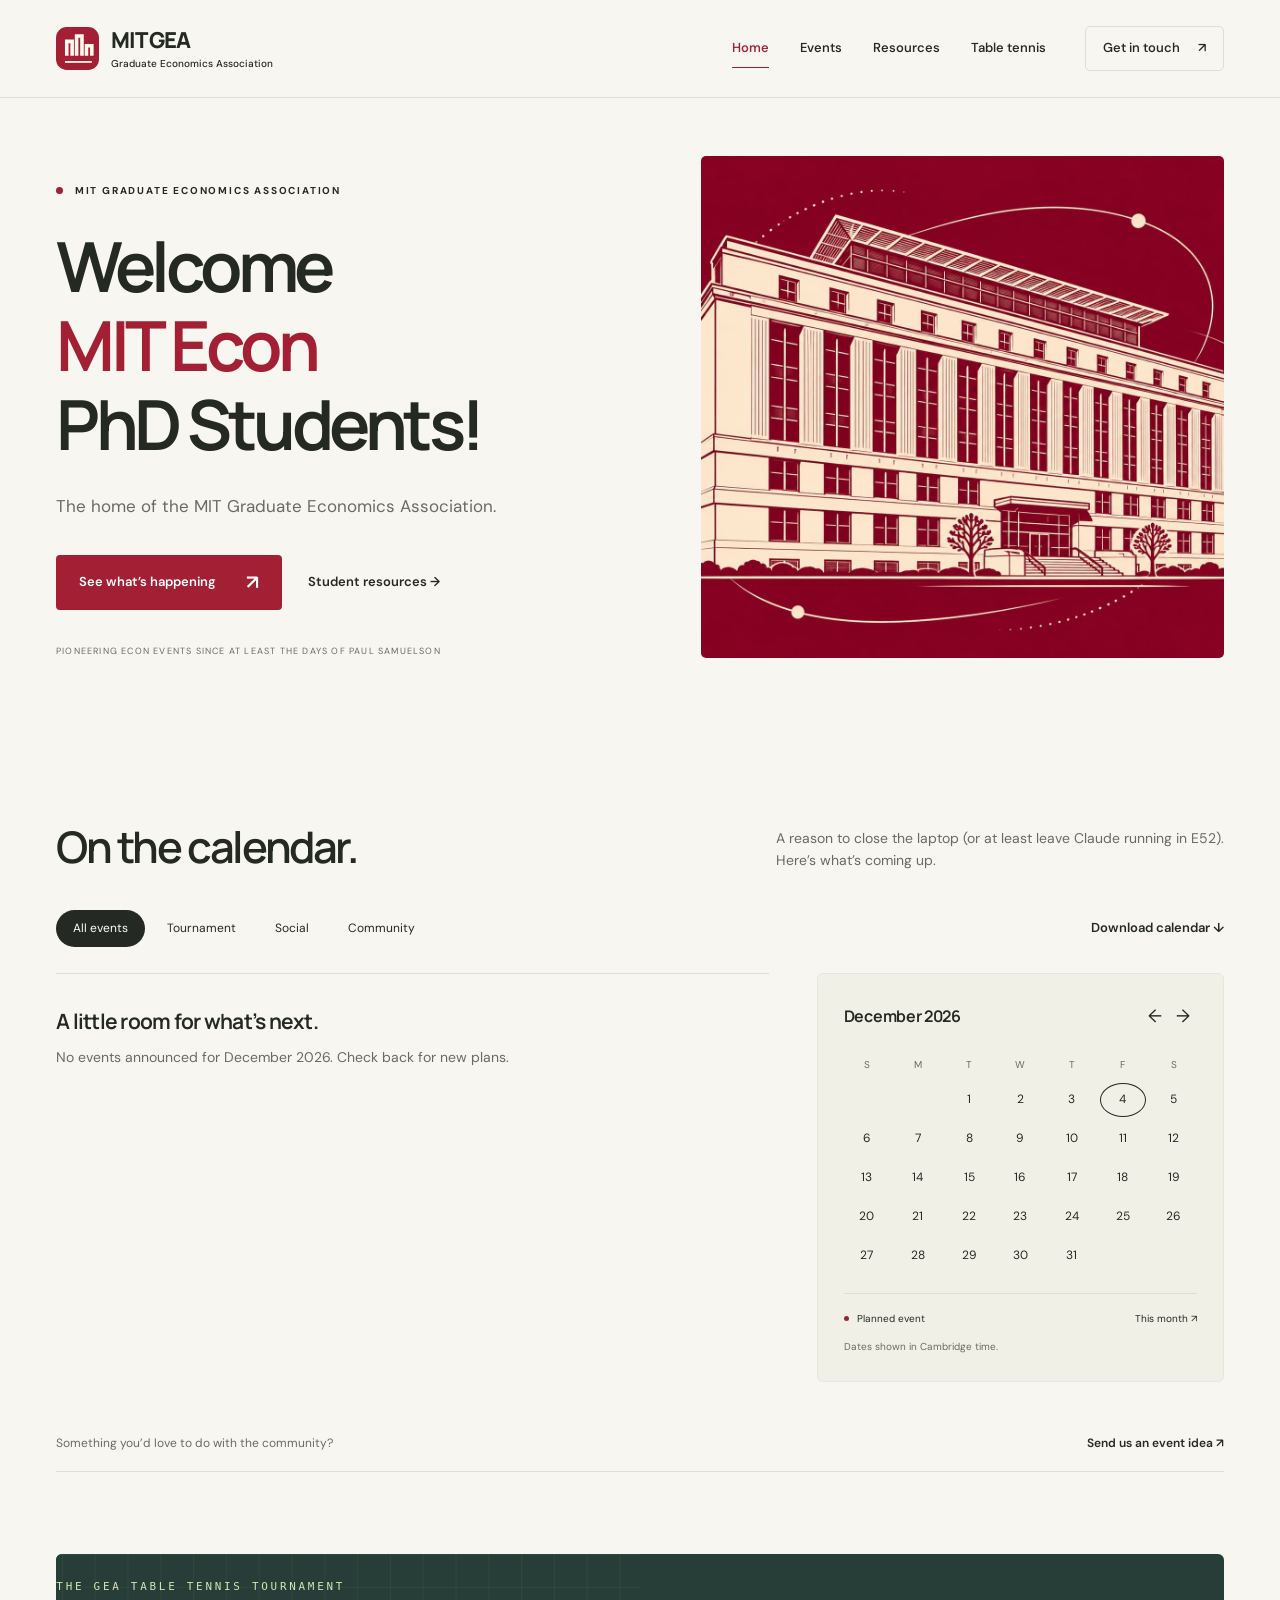
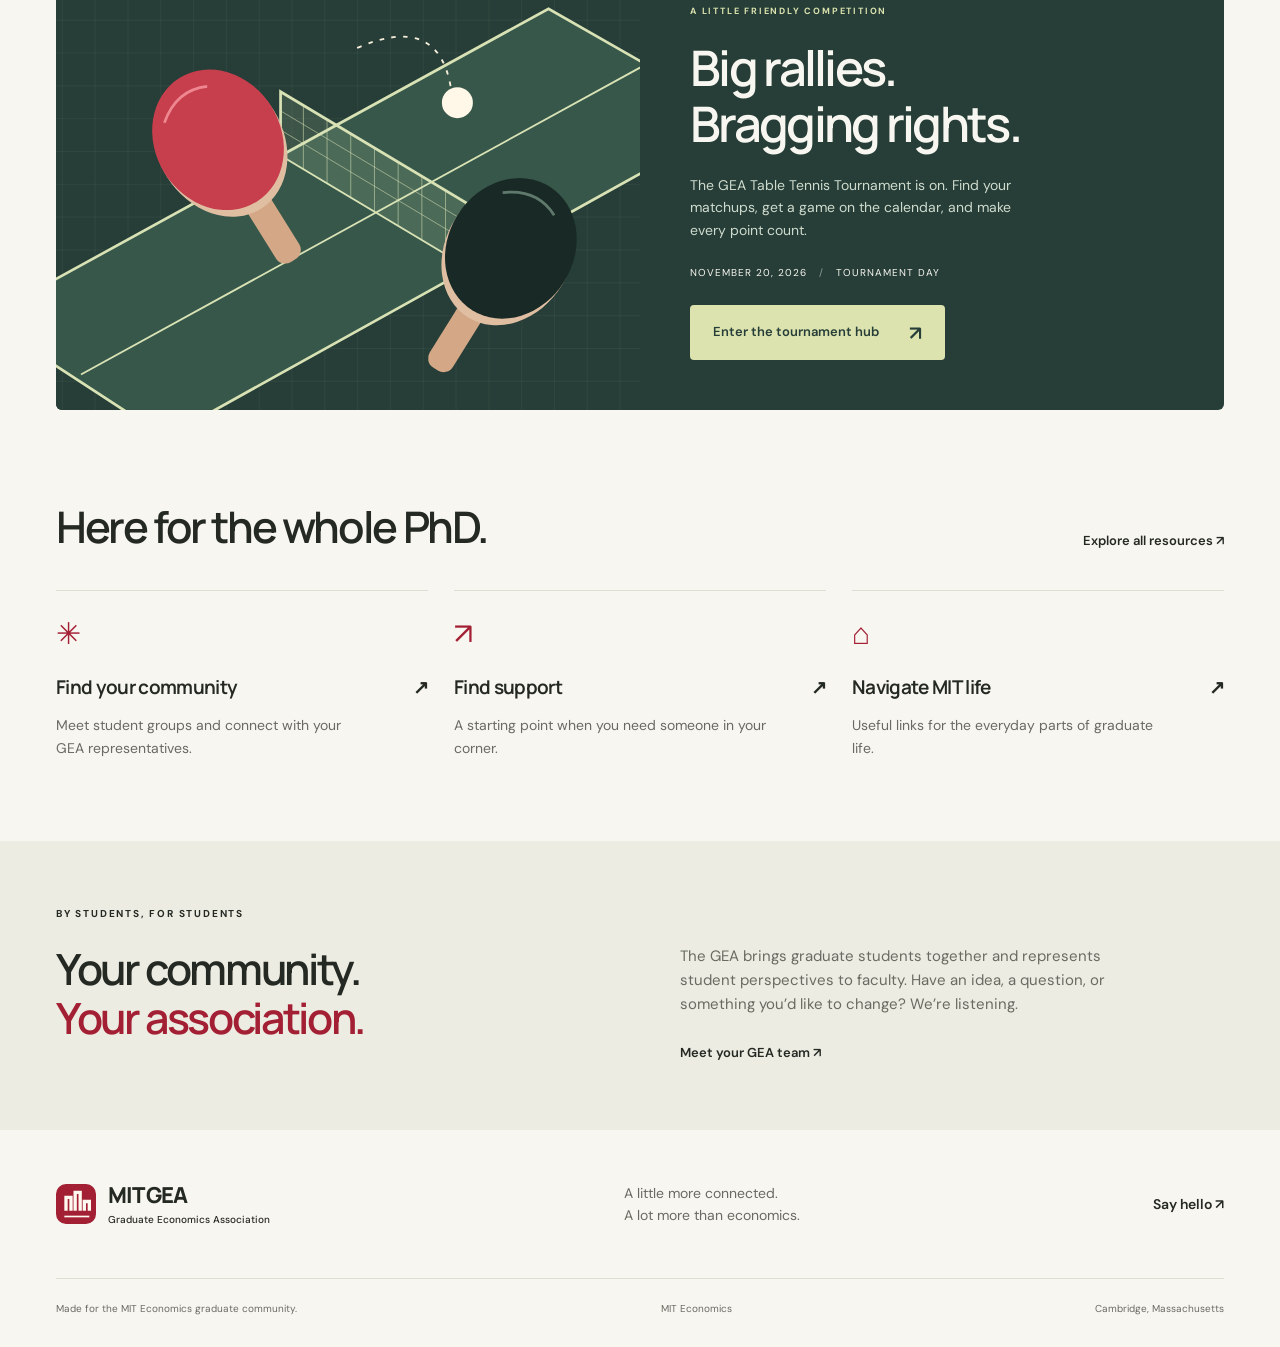
<file: index.html>
<!doctype html><html lang="en"><head><meta charset="utf-8"><meta name="viewport" content="width=device-width,initial-scale=1"><meta name="theme-color" content="#a31f34"><title>A community beyond the classroom | MIT GEA</title><meta name="description" content="Events, connections, and resources for the MIT Economics graduate community."><link rel="icon" href="assets/mark.svg" type="image/svg+xml"><link rel="stylesheet" href="assets/style.css"><script src="assets/app.js" defer></script></head><body><a class="skip" href="#main-content">Skip to content</a><header class="site-header"><a class="brand" href="index.html" aria-label="MIT GEA home"><img src="assets/mark.svg" width="43" height="43" alt=""><span>MIT GEA<small>Graduate Economics Association</small></span></a><button class="menu-toggle" aria-expanded="false" aria-controls="main-nav">Menu <span>＋</span></button><nav id="main-nav" aria-label="Main navigation"><a href="index.html" aria-current="page">Home</a><a href="index.html#events" >Events</a><a href="resources.html" >Resources</a><a href="table-tennis.html" >Table tennis</a><a class="nav-contact" href="mailto:gea-officers@mit.edu">Get in touch <span>↗</span></a></nav></header><main id="main-content"><section class="hero wrap"><div class="hero-copy"><p class="eyebrow"><span class="dot"></span> MIT GRADUATE ECONOMICS ASSOCIATION</p><h1>Welcome<br><em>MIT Econ</em><br>PhD Students!</h1><p class="lead">The home of the MIT Graduate Economics Association.</p><div class="actions"><a class="button" href="#events">See what’s happening <span>↗</span></a><a class="text-link" href="resources.html">Student resources →</a></div><div class="hero-foot"><span>PIONEERING ECON EVENTS SINCE AT LEAST THE DAYS OF PAUL SAMUELSON</span><span></span></div></div><div class="hero-art"><img src="assets/homepage_e52.jpeg" alt="Illustration of MIT’s E52 building in ivory on a red background"></div></section>
    <!-- <div class="ticker"><span>YOUR PEOPLE.</span><i>✳</i><span>YOUR PLANS.</span><i>✳</i><span>YOUR PLACE AT MIT.</span><i>✳</i><span>THE GEA.</span><i>✳</i></div> -->

<section class="wrap section" id="events"><div class="section-heading"><div><p class="eyebrow"></p><h2>On the calendar.</h2></div><p>A reason to close the laptop (or at least leave Claude running in E52).<br>Here’s what’s coming up.</p></div><div class="calendar-toolbar"><div class="filter-group" role="group" aria-label="Filter events"><button data-filter="all" aria-pressed="true">All events</button><button data-filter="tournament" aria-pressed="false">Tournament</button><button data-filter="social" aria-pressed="false">Social</button><button data-filter="community" aria-pressed="false">Community</button></div><button class="text-link" id="download-calendar">Download calendar ↓</button></div><div class="events-layout"><div id="event-list" aria-live="polite"><p>Loading events…</p></div><aside class="calendar-panel" aria-label="Event calendar"><div class="month-nav"><h3 id="calendar-month"></h3><div><button id="previous-month" aria-label="Previous month">←</button><button id="next-month" aria-label="Next month">→</button></div></div><div class="weekdays" aria-hidden="true"><span>S</span><span>M</span><span>T</span><span>W</span><span>T</span><span>F</span><span>S</span></div><div id="calendar-grid"></div><div class="calendar-key"><span class="dot"></span> Planned event <button id="reset-month">This month ↗</button></div><p class="calendar-note">Dates shown in Cambridge time.</p></aside></div><noscript><p>JavaScript is needed for the interactive calendar. <a href="table-tennis.html">View tournament dates and details →</a></p></noscript><div class="idea-row"><span>Something you’d love to do with the community?</span><a href="mailto:gea-officers@mit.edu?subject=GEA%20event%20idea">Send us an event idea ↗</a></div></section>
<section class="feature wrap"><div class="feature-image"><img src="assets/table-tennis.svg" alt="Red and black paddles facing off across an illustrated green table tennis table" loading="lazy"></div><div class="feature-copy"><p class="eyebrow">A LITTLE FRIENDLY COMPETITION</p><h2>Big rallies.<br>Bragging rights.</h2><p>The GEA Table Tennis Tournament is on. Find your matchups, get a game on the calendar, and make every point count.</p><div class="feature-date">NOVEMBER 20, 2026 <span> / </span> TOURNAMENT DAY</div><a class="button light" href="table-tennis.html">Enter the tournament hub <span>↗</span></a></div></section>
<section class="wrap section"><div class="section-heading"><div><h2>Here for the whole PhD.</h2></div><a class="text-link" href="resources.html">Explore all resources ↗</a></div><div class="resource-preview"><a href="resources.html#community"><span class="tile-icon">✳</span><h3>Find your community <span>↗</span></h3><p>Meet student groups and connect with your GEA representatives.</p></a><a href="resources.html#support"><span class="tile-icon">↗</span><h3>Find support <span>↗</span></h3><p>A starting point when you need someone in your corner.</p></a><a href="resources.html#life"><span class="tile-icon">⌂</span><h3>Navigate MIT life <span>↗</span></h3><p>Useful links for the everyday parts of graduate life.</p></a></div></section>
<section class="about-strip"><div class="wrap"><p class="eyebrow">BY STUDENTS, FOR STUDENTS</p><h2>Your community.<br><em>Your association.</em></h2><div><p>The GEA brings graduate students together and represents student perspectives to faculty. Have an idea, a question, or something you’d like to change? We’re listening.</p><a class="text-link" href="resources.html#team">Meet your GEA team ↗</a></div></div></section></main><footer><div class="footer-top"><a class="brand" href="index.html"><img src="assets/mark.svg" width="40" height="40" alt=""><span>MIT GEA<small>Graduate Economics Association</small></span></a><p>A little more connected.<br>A lot more than economics.</p><a href="mailto:gea-officers@mit.edu">Say hello ↗</a></div><div class="footer-bottom"><span>Made for the MIT Economics graduate community.</span><a href="https://economics.mit.edu/">MIT Economics</a><span>Cambridge, Massachusetts</span></div></footer></body></html>
</file>
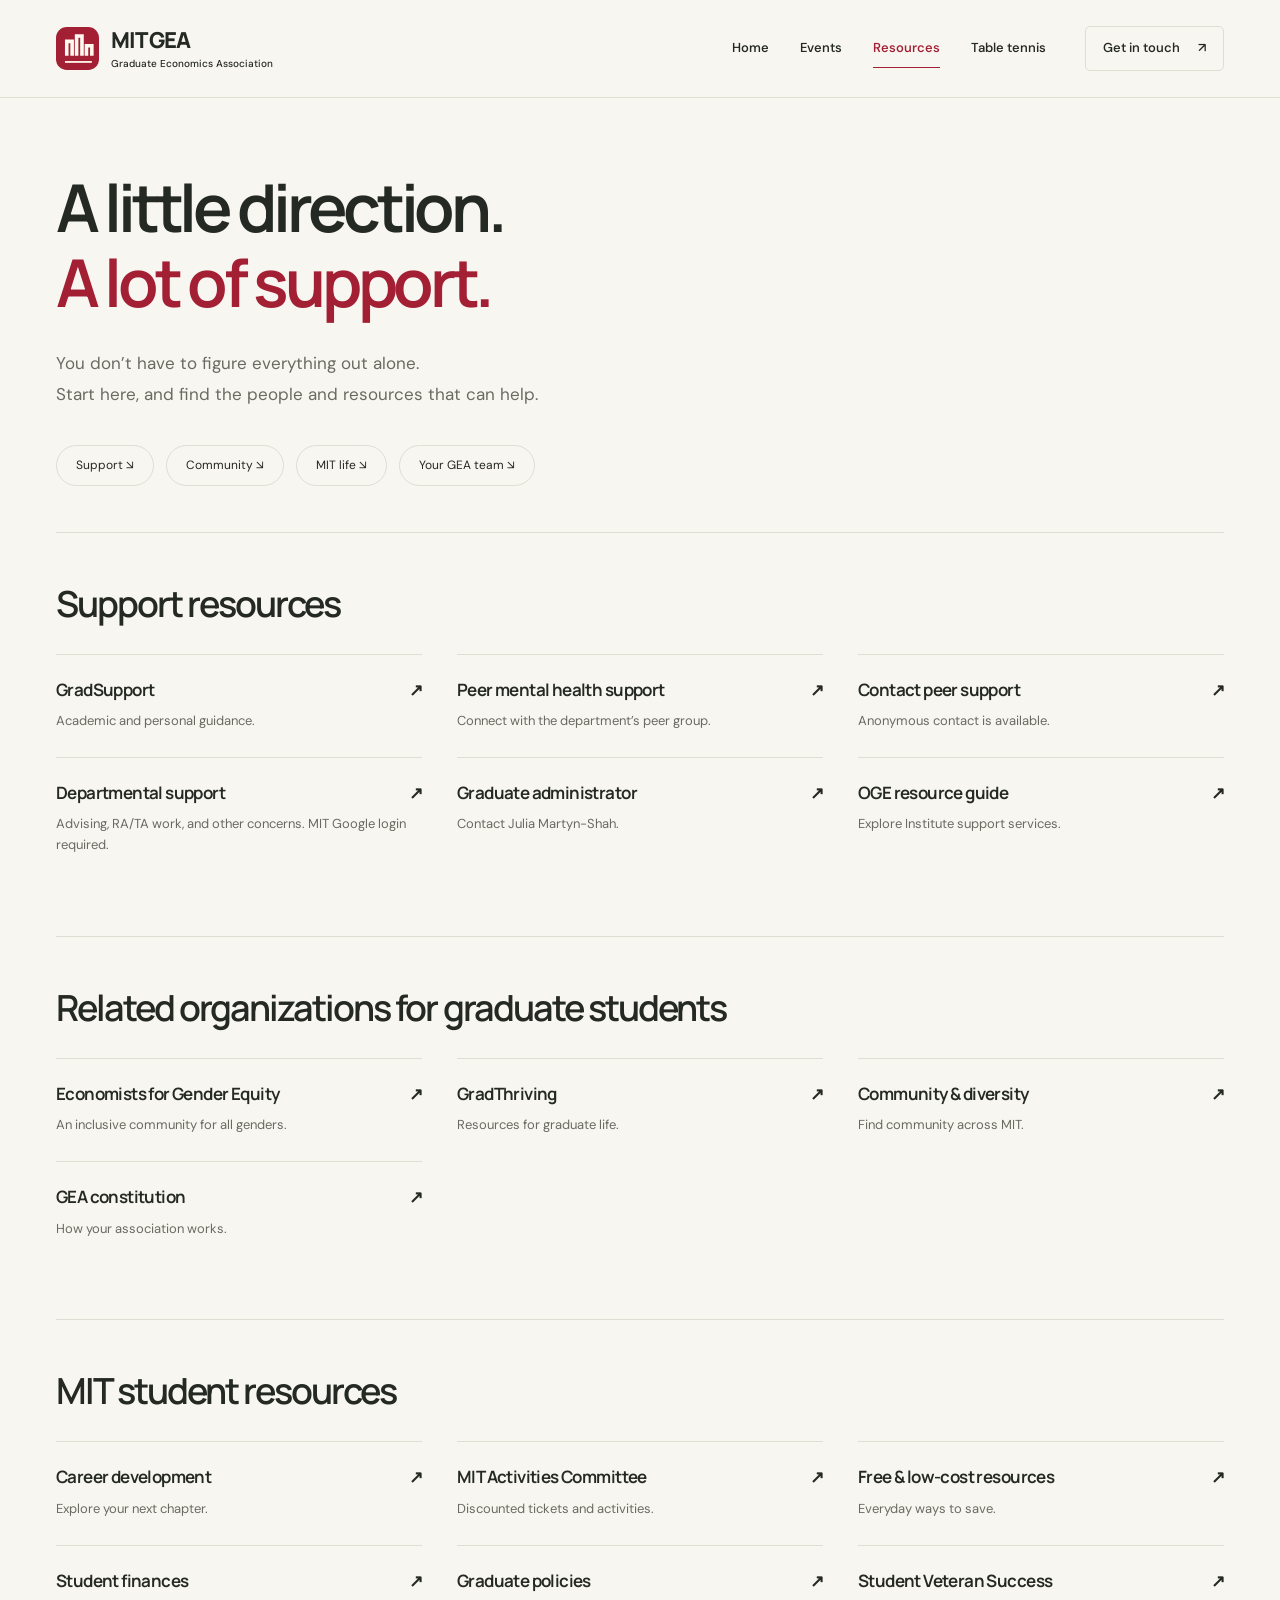
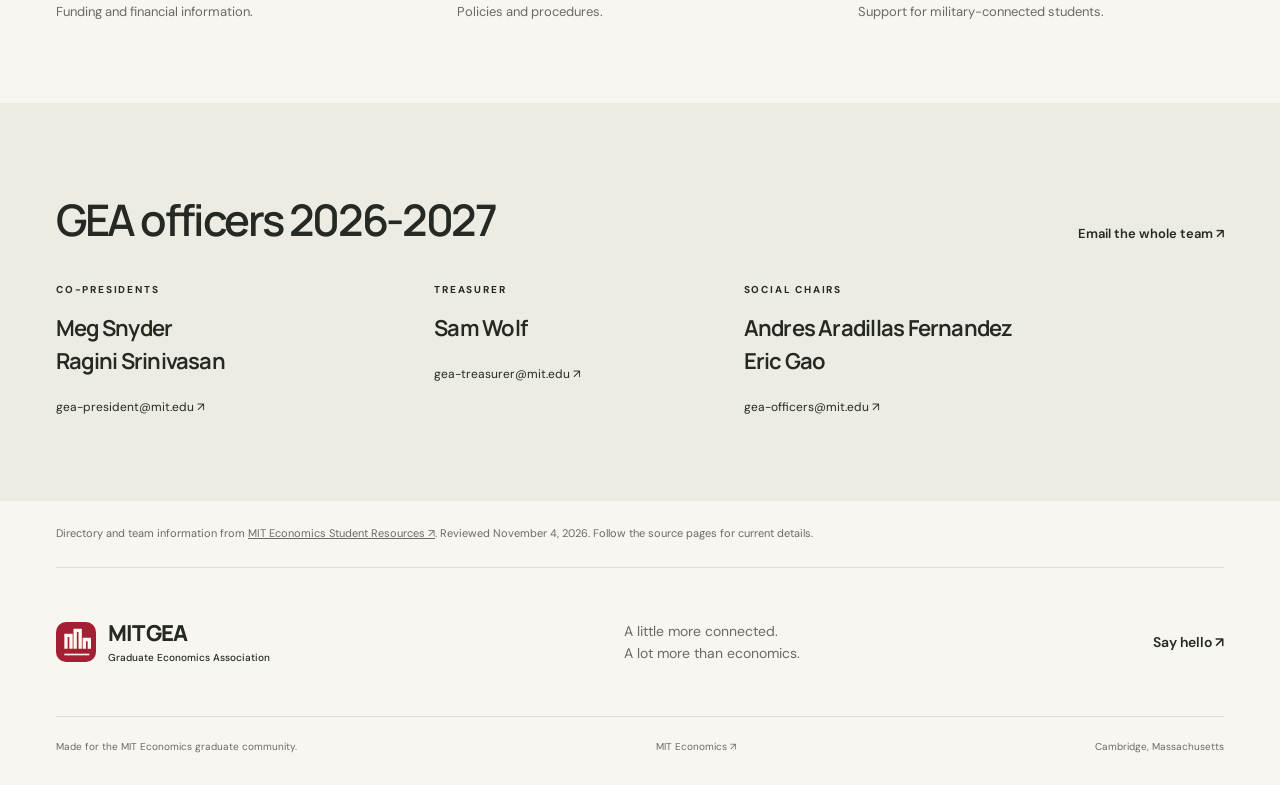
<file: resources.html>
<!doctype html><html lang="en"><head><meta charset="utf-8"><meta name="viewport" content="width=device-width,initial-scale=1"><meta name="theme-color" content="#a31f34"><title>Student resources | MIT GEA</title><meta name="description" content="A thoughtfully organized guide to student groups, support, and everyday graduate life at MIT."><link rel="icon" href="assets/mark.svg" type="image/svg+xml"><link rel="stylesheet" href="assets/style.css"><script src="assets/app.js" defer></script></head><body><a class="skip" href="#main-content">Skip to content</a><header class="site-header"><a class="brand" href="index.html" aria-label="MIT GEA home"><img src="assets/mark.svg" width="43" height="43" alt=""><span>MIT GEA<small>Graduate Economics Association</small></span></a><button class="menu-toggle" aria-expanded="false" aria-controls="main-nav">Menu <span>＋</span></button><nav id="main-nav" aria-label="Main navigation"><a href="index.html" >Home</a><a href="index.html#events" >Events</a><a href="resources.html" aria-current="page">Resources</a><a href="table-tennis.html" >Table tennis</a><a class="nav-contact" href="mailto:gea-officers@mit.edu">Get in touch <span>↗</span></a></nav></header><main id="main-content"><section class="wrap page-intro"><h1>A little direction.<br><em>A lot of support.</em></h1><p class="lead">You don’t have to figure everything out alone.<br>Start here, and find the people and resources that can help.</p><div class="jump-links"><a href="#support">Support ↘</a><a href="#community">Community ↘</a><a href="#life">MIT life ↘</a><a href="#team">Your GEA team ↘</a></div></section><section class="wrap section resource-section" id="support"><h2>Support resources</h2><div class="directory"><a href="https://oge.mit.edu/student-support-development/gradsupport/"><h3>GradSupport<span>↗</span></h3><p>Academic and personal guidance.</p></a><a href="https://economics.mit.edu/academic-programs/phd-program/student-resources/phd-mental-health-and-peer-support-group"><h3>Peer mental health support<span>↗</span></h3><p>Connect with the department’s peer group.</p></a><a href="https://forms.office.com/Pages/ResponsePage.aspx?id=utmvZM8Oz0q8NpNfYjW6i2zweeLoUt5Etys74Cq0XRFUMUtJRzg3VVhCODQ0NjlTTjQzV0JPUEc3NS4u"><h3>Contact peer support<span>↗</span></h3><p>Anonymous contact is available.</p></a><a href="https://forms.gle/jTjxGvJgFvRVdScu9"><h3>Departmental support<span>↗</span></h3><p>Advising, RA/TA work, and other concerns. MIT Google login required.</p></a><a href="mailto:jmshah@mit.edu"><h3>Graduate administrator<span>↗</span></h3><p>Contact Julia Martyn-Shah.</p></a><a href="https://oge.mit.edu/student-support-development/support-resources/other-resources/"><h3>OGE resource guide<span>↗</span></h3><p>Explore Institute support services.</p></a></div></section><section class="wrap section resource-section" id="community"><h2>Related organizations for graduate students</h2><div class="directory"><a href="https://economics.mit.edu/academic-programs/phd-program/student-resources"><h3>Economists for Gender Equity<span>↗</span></h3><p>An inclusive community for all genders.</p></a><a href="https://oge.mit.edu/oge_news/gradthriving/"><h3>GradThriving<span>↗</span></h3><p>Resources for graduate life.</p></a><a href="https://oge.mit.edu/community-diversity/"><h3>Community & diversity<span>↗</span></h3><p>Find community across MIT.</p></a><a href="https://economics.mit.edu/sites/default/files/2022-08/GEA%20Constitution.pdf"><h3>GEA constitution<span>↗</span></h3><p>How your association works.</p></a></div></section><section class="wrap section resource-section" id="life"><h2>MIT student resources</h2><div class="directory"><a href="https://capd.mit.edu/signature-resources-for-grad-students/"><h3>Career development<span>↗</span></h3><p>Explore your next chapter.</p></a><a href="https://mitac.mit.edu/"><h3>MIT Activities Committee<span>↗</span></h3><p>Discounted tickets and activities.</p></a><a href="https://oge.mit.edu/student-support-development/free-low-cost-student-resources/"><h3>Free & low-cost resources<span>↗</span></h3><p>Everyday ways to save.</p></a><a href="https://oge.mit.edu/student-finances/"><h3>Student finances<span>↗</span></h3><p>Funding and financial information.</p></a><a href="https://oge.mit.edu/graduate-policies-and-procedures/"><h3>Graduate policies<span>↗</span></h3><p>Policies and procedures.</p></a><a href="https://studentveteransuccess.mit.edu/"><h3>Student Veteran Success<span>↗</span></h3><p>Support for military-connected students.</p></a></div></section><section id="team" class="team-section"><div class="wrap section"><div class="section-heading"><div><h2>GEA officers 2026-2027</h2></div><a class="text-link" href="mailto:gea-officers@mit.edu">Email the whole team ↗</a></div><div class="team-grid"><div><p class="eyebrow">CO-PRESIDENTS</p><h3>Meg Snyder<br>Ragini Srinivasan</h3><a href="mailto:gea-president@mit.edu">gea-president@mit.edu ↗</a></div><div><p class="eyebrow">TREASURER</p><h3>Sam Wolf</h3><a href="mailto:gea-treasurer@mit.edu">gea-treasurer@mit.edu ↗</a></div><div><p class="eyebrow">SOCIAL CHAIRS</p><h3>Andres Aradillas Fernandez<br>Eric Gao</h3><a href="mailto:gea-officers@mit.edu">gea-officers@mit.edu ↗</a></div></div></div></section><div class="wrap source-note">Directory and team information from <a href="https://economics.mit.edu/academic-programs/phd-program/student-resources">MIT Economics Student Resources ↗</a>. Reviewed November 4, 2026. Follow the source pages for current details.</div></main><footer><div class="footer-top"><a class="brand" href="index.html"><img src="assets/mark.svg" width="40" height="40" alt=""><span>MIT GEA<small>Graduate Economics Association</small></span></a><p>A little more connected.<br>A lot more than economics.</p><a href="mailto:gea-officers@mit.edu">Say hello ↗</a></div><div class="footer-bottom"><span>Made for the MIT Economics graduate community.</span><a href="https://economics.mit.edu/">MIT Economics ↗</a><span>Cambridge, Massachusetts</span></div></footer></body></html>
</file>
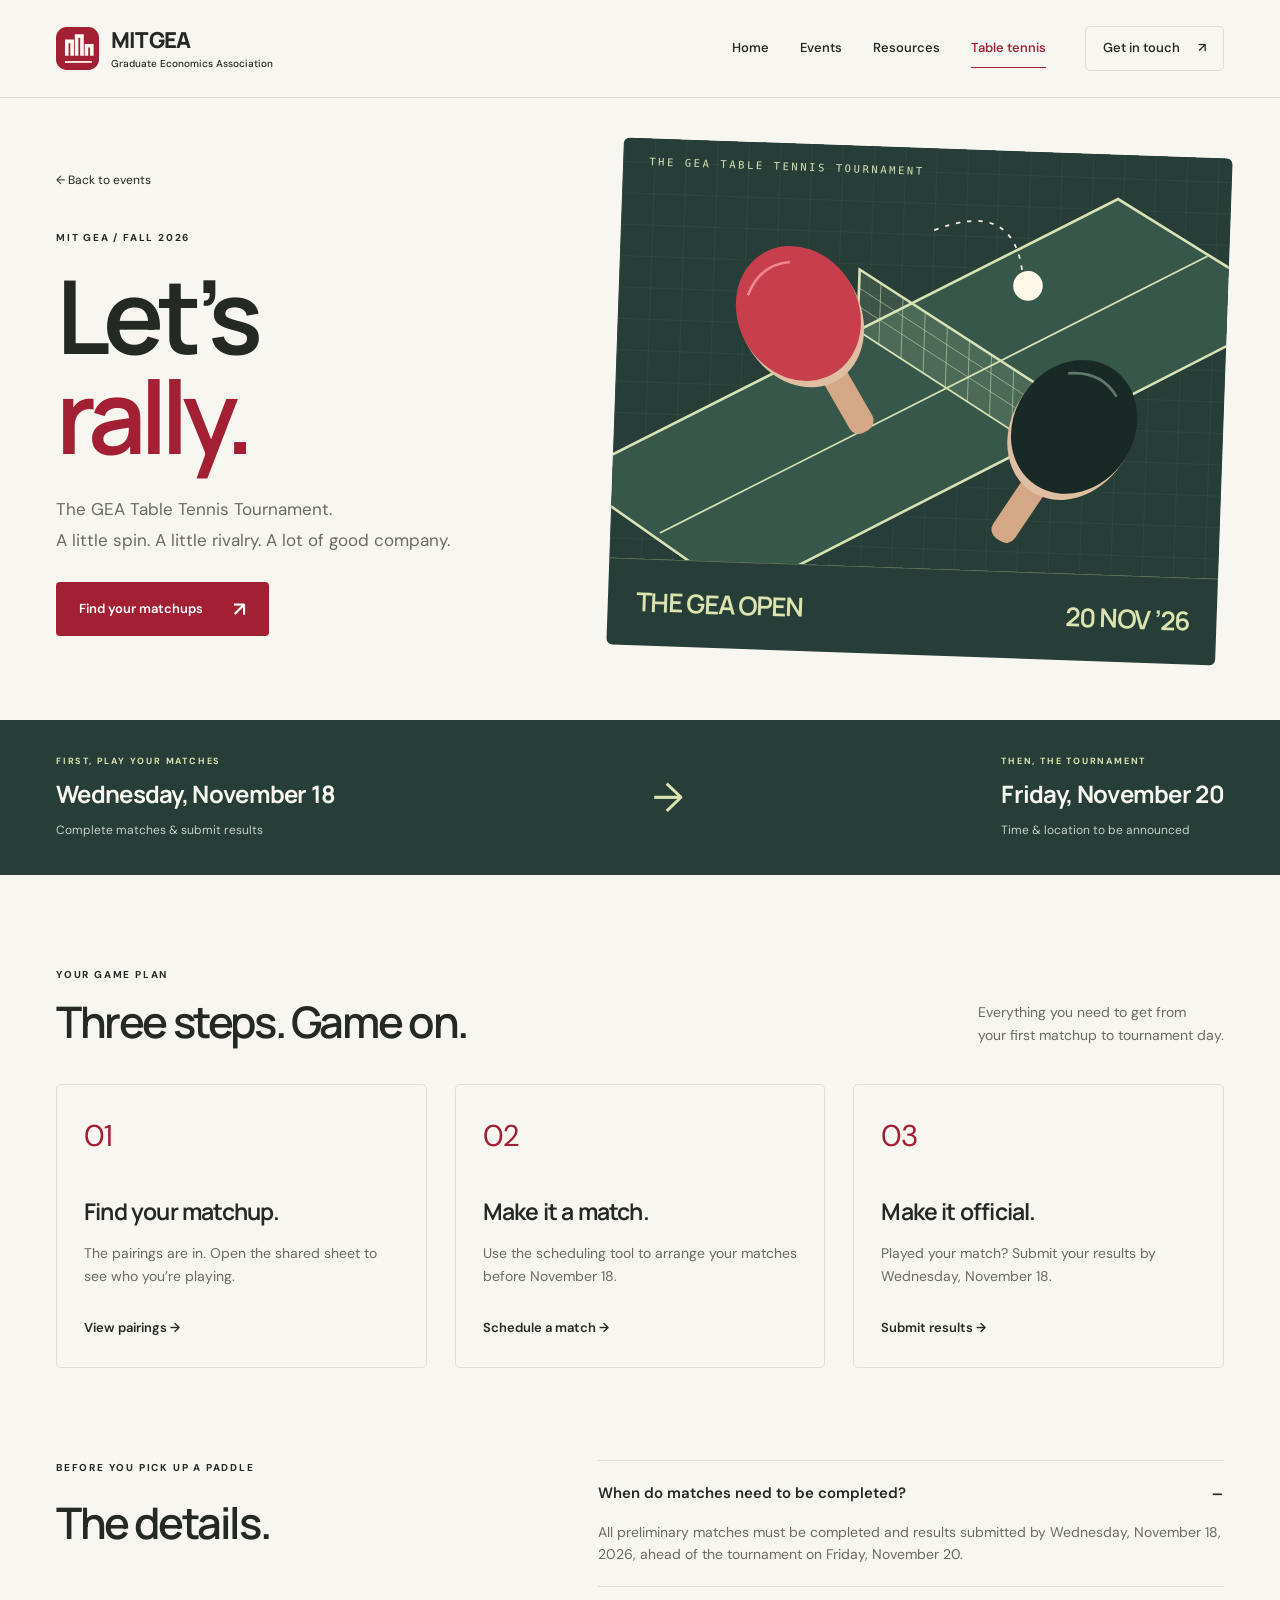
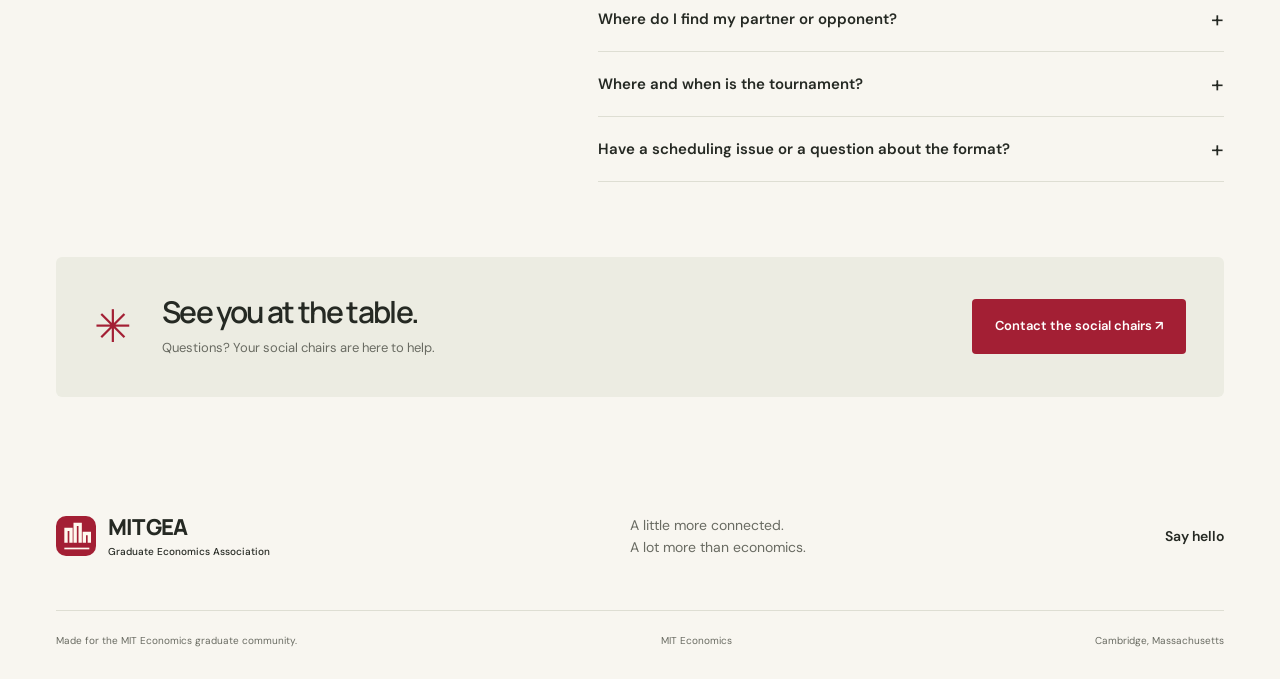
<file: table-tennis.html>
<!doctype html><html lang="en"><head><meta charset="utf-8"><meta name="viewport" content="width=device-width,initial-scale=1"><meta name="theme-color" content="#a31f34"><title>Table Tennis Tournament | MIT GEA</title><meta name="description" content="Your MIT GEA table tennis hub: matchups, scheduling, results, and tournament dates."><link rel="icon" href="assets/mark.svg" type="image/svg+xml"><link rel="stylesheet" href="assets/style.css"><script src="assets/app.js" defer></script></head><body><a class="skip" href="#main-content">Skip to content</a><header class="site-header"><a class="brand" href="index.html" aria-label="MIT GEA home"><img src="assets/mark.svg" width="43" height="43" alt=""><span>MIT GEA<small>Graduate Economics Association</small></span></a><button class="menu-toggle" aria-expanded="false" aria-controls="main-nav">Menu <span>＋</span></button><nav id="main-nav" aria-label="Main navigation"><a href="index.html" >Home</a><a href="index.html#events" >Events</a><a href="resources.html" >Resources</a><a href="table-tennis.html" aria-current="page">Table tennis</a><a class="nav-contact" href="mailto:gea-officers@mit.edu">Get in touch <span>↗</span></a></nav></header><main id="main-content"><section class="tournament-hero wrap"><div><a class="breadcrumb" href="index.html#events">← Back to events</a><p class="eyebrow">MIT GEA / FALL 2026</p><h1>Let’s<br><em>rally.</em></h1><p class="lead">The GEA Table Tennis Tournament.<br>A little spin. A little rivalry. A lot of good company.</p><a class="button" href="https://docs.google.com/spreadsheets/d/1RzqbYnnzuXlqhRM17_vp5J3BShjscK4wI6eunUj-ylo/edit?usp=sharing">Find your matchups <span>↗</span></a></div><div class="tournament-art"><img src="assets/table-tennis.svg" alt="Custom illustration of table tennis paddles and a ball in play"><div class="poster-caption"><span>THE GEA OPEN</span><span>20 NOV ’26</span></div></div></section><section class="deadline-bar"><div class="wrap"><div><span class="eyebrow">FIRST, PLAY YOUR MATCHES</span><strong>Wednesday, November 18</strong><span>Complete matches & submit results</span></div><span class="deadline-arrow">→</span><div><span class="eyebrow">THEN, THE TOURNAMENT</span><strong>Friday, November 20</strong><span>Time & location to be announced</span></div></div></section><section class="wrap section"><div class="section-heading"><div><p class="eyebrow">YOUR GAME PLAN</p><h2>Three steps. Game on.</h2></div><p>Everything you need to get from<br>your first matchup to tournament day.</p></div><div class="steps"><a href="https://docs.google.com/spreadsheets/d/1RzqbYnnzuXlqhRM17_vp5J3BShjscK4wI6eunUj-ylo/edit?usp=sharing"><span class="step-number">01 <span></span></span><h3>Find your matchup.</h3><p>The pairings are in. Open the shared sheet to see who you’re playing.</p><span class="text-link">View pairings →</span></a><a href="https://script.google.com/macros/s/AKfycbxGx5NOLgLC-YAIq0K7QynbpFnxMke56_r5VHJhtB5EG3GmHkI7hJHbPTp8z8pkwQ7VNw/exec"><span class="step-number">02 <span></span></span><h3>Make it a match.</h3><p>Use the scheduling tool to arrange your matches before November 18.</p><span class="text-link">Schedule a match →</span></a><a href="https://docs.google.com/forms/d/e/1FAIpQLSf8gGbqtE8H6x8a5JhJM3m-ApxJ0JEWSqbXBGUObz8JNafyhQ/viewform?usp=dialog"><span class="step-number">03 <span></span></span><h3>Make it official.</h3><p>Played your match? Submit your results by Wednesday, November 18.</p><span class="text-link">Submit results →</span></a></div></section><section class="wrap tournament-details"><div><p class="eyebrow">BEFORE YOU PICK UP A PADDLE</p><h2>The details.</h2></div><div class="faq"><details open><summary>When do matches need to be completed?</summary><p>All preliminary matches must be completed and results submitted by Wednesday, November 18, 2026, ahead of the tournament on Friday, November 20.</p></details><details><summary>Where do I find my partner or opponent?</summary><p>The <a href="https://docs.google.com/spreadsheets/d/1RzqbYnnzuXlqhRM17_vp5J3BShjscK4wI6eunUj-ylo/edit?usp=sharing">pairings and matchups sheet</a> is the source of truth for your assignments. Check it before scheduling your match.</p></details><details><summary>Where and when is the tournament?</summary><p>Tournament day is Friday, November 20, 2026. The time and venue have not yet been announced here. Contact the social chairs for details.</p></details><details><summary>Have a scheduling issue or a question about the format?</summary><p>Email <a href="mailto:gea-officers@mit.edu">gea-officers@mit.edu</a>. The social chairs can help with pairings, scheduling conflicts, and tournament rules.</p></details></div></section><section class="contact-banner wrap"><span class="tile-icon">✳</span><div><h2>See you at the table.</h2><p>Questions? Your social chairs are here to help.</p></div><a class="button" href="mailto:gea-officers@mit.edu">Contact the social chairs ↗</a></section></main><footer><div class="footer-top"><a class="brand" href="index.html"><img src="assets/mark.svg" width="40" height="40" alt=""><span>MIT GEA<small>Graduate Economics Association</small></span></a><p>A little more connected.<br>A lot more than economics.</p><a href="mailto:gea-officers@mit.edu">Say hello</a></div><div class="footer-bottom"><span>Made for the MIT Economics graduate community.</span><a href="https://economics.mit.edu/">MIT Economics</a><span>Cambridge, Massachusetts</span></div></footer></body></html>
</file>
<file: assets/style.css>
@import url('https://fonts.googleapis.com/css2?family=DM+Sans:wght@400;450;500;550;600;650;700&family=Manrope:wght@400;500;600;650;700;750;800&display=swap');
:root{--paper:#f8f6f0;--ink:#252923;--muted:#696b62;--red:#a31f34;--line:#deded3;--green:#263e37;--lime:#dce3af;--display:'Manrope',Arial,sans-serif;--body:'DM Sans',Arial,sans-serif}*{box-sizing:border-box}html{scroll-behavior:smooth;scroll-padding-top:105px}body{margin:0;background:var(--paper);color:var(--ink);font-family:var(--body);font-size:16px;line-height:1.6}a{color:inherit;text-decoration:none}button{font:inherit;color:inherit;cursor:pointer}button,a{-webkit-tap-highlight-color:transparent}button{background:none}a:focus-visible,button:focus-visible,summary:focus-visible{outline:3px solid var(--red);outline-offset:5px}img{display:block;max-width:100%}h1,h2,h3,p{margin:0}h1,h2,h3{font-family:var(--display);line-height:1.14}h1{font-size:clamp(48px,5.4vw,82px);font-weight:650;letter-spacing:-.065em}h1 em,h2 em{font-style:normal;color:var(--red)}h2{font-size:clamp(33px,3.4vw,49px);font-weight:600;letter-spacing:-.055em}h3{font-size:21px;letter-spacing:-.035em;font-weight:650}p{color:var(--muted)}.wrap{max-width:1320px;width:calc(100% - 112px);margin:auto}.section{padding-top:92px;padding-bottom:82px}.eyebrow{font-size:10px;letter-spacing:1.8px;font-weight:700;color:var(--ink);margin-bottom:22px}.dot{display:inline-block;width:7px;height:7px;border-radius:50%;background:var(--red);margin-right:8px}.site-header{height:98px;padding:0 56px;display:flex;align-items:center;justify-content:space-between;border-bottom:1px solid var(--line);background:var(--paper);position:sticky;top:0;z-index:20}.brand{display:flex;align-items:center;gap:12px}.brand>span{font-family:var(--display);font-weight:800;font-size:22px;letter-spacing:-1px;line-height:1.2}.brand small{display:block;font-family:var(--body);font-size:10px;font-weight:500;letter-spacing:0;margin-top:5px}nav{display:flex;gap:31px;align-items:center}nav a{font-size:13px;font-weight:550;padding:9px 0}nav a[aria-current]{color:var(--red);border-bottom:1px solid var(--red)}nav a:hover,.text-link:hover{color:var(--red)}nav .nav-contact{border:1px solid var(--line);padding:11px 17px;border-radius:5px;margin-left:8px}.nav-contact span{margin-left:15px}.menu-toggle{display:none}.skip{position:fixed;left:15px;top:-100px;z-index:100;background:var(--paper);padding:12px}.skip:focus{top:10px}.hero{display:grid;grid-template-columns:1.12fr 1fr;gap:60px;padding-top:58px;padding-bottom:58px;align-items:stretch}.hero-copy{padding-top:27px;display:flex;flex-direction:column}.hero .eyebrow{margin-bottom:28px}.lead{font-size:17px;line-height:1.8;margin-top:28px;max-width:540px}.actions{display:flex;align-items:center;gap:26px;flex-wrap:wrap;margin-top:33px}.button{display:inline-flex;align-items:center;justify-content:space-between;gap:30px;background:var(--red);color:white;padding:16px 22px;border:1px solid transparent;border-radius:4px;font-size:13px;font-weight:600;transition:background .2s,transform .2s}.button:hover{background:#81152a;transform:translateY(-2px)}.button span{font-size:20px;line-height:1}.text-link{font-size:13px;font-weight:600;padding:0;border:0}.hero-foot{display:flex;justify-content:space-between;gap:20px;font-size:9px;letter-spacing:1.2px;padding-top:34px;margin-top:auto;color:var(--muted)}.hero-art{position:relative;overflow:hidden;border-radius:5px;min-height:480px}.hero-art>img{width:100%;height:100%;object-fit:cover}.art-label{position:absolute;bottom:67px;left:30px;border:1px solid #f4e9d560;border-radius:30px;padding:7px 14px;font-size:10px;color:#fff3df;backdrop-filter:blur(8px)}.ticker{display:flex;align-items:center;justify-content:space-around;gap:20px;border-top:1px solid var(--line);border-bottom:1px solid var(--line);padding:22px 35px;font-size:11px;letter-spacing:2px;font-weight:600}.ticker i{font-size:23px;color:var(--red);font-style:normal}.section-heading{display:flex;align-items:flex-end;justify-content:space-between;gap:30px;margin-bottom:38px}.section-heading .eyebrow{margin-bottom:14px}.section-heading>p{font-size:14px}.calendar-toolbar{display:flex;justify-content:space-between;gap:20px;align-items:center;margin-bottom:26px}.filter-group{display:flex;gap:5px;flex-wrap:wrap}.filter-group button{border:1px solid transparent;padding:8px 16px;border-radius:30px;font-size:12px}.filter-group button[aria-pressed=true]{background:var(--ink);color:white}.filter-group button:hover{border-color:var(--line)}.events-layout{display:grid;grid-template-columns:1.75fr 1fr;gap:48px}.event-card{display:grid;grid-template-columns:69px 1fr 22px;gap:24px;padding:28px 0;border-top:1px solid var(--line);align-items:start}.event-card:last-child{border-bottom:1px solid var(--line)}.event-date{background:#eeeee4;border:1px solid #e2e2d5;border-radius:4px;padding:9px;text-align:center;line-height:1.3}.event-date span{font-size:10px;font-weight:600;text-transform:uppercase}.event-date strong{font-size:30px;display:block;font-family:var(--display);font-weight:500}.event-label{font-size:9px;letter-spacing:1.2px;text-transform:uppercase;color:var(--red);font-weight:600;margin-bottom:9px}.event-card h3{font-size:21px}.event-card p{font-size:13px;margin-top:10px;max-width:430px}.event-meta{font-size:11px;color:var(--muted);display:flex;gap:12px;flex-wrap:wrap;margin-top:18px}.event-card .event-action{font-size:12px;font-weight:600;display:inline-block;margin-top:14px}.event-card .event-action:hover{text-decoration:underline}.event-arrow{font-size:22px}.calendar-panel{background:#f0f0e6;padding:26px;border-radius:6px;align-self:start;border:1px solid #e6e6da}.month-nav{display:flex;align-items:center;justify-content:space-between;margin-bottom:24px}.month-nav h3{font-size:16px;letter-spacing:-.3px}.month-nav button{border:0;padding:2px 7px;font-size:18px}.weekdays,#calendar-grid{display:grid;grid-template-columns:repeat(7,1fr);text-align:center;gap:5px}.weekdays{font-size:10px;color:var(--muted);margin-bottom:10px}#calendar-grid button,#calendar-grid>span{height:34px;border:1px solid transparent;font-size:12px;display:flex;justify-content:center;align-items:center;border-radius:50%;position:relative}#calendar-grid button:hover{border-color:var(--red)}#calendar-grid .has-event{background:var(--red);color:white}#calendar-grid .today{border-color:var(--ink)}#calendar-grid button[aria-pressed=true]{outline:2px solid var(--red);outline-offset:2px}.calendar-key{font-size:10px;display:flex;align-items:center;margin-top:20px;border-top:1px solid var(--line);padding-top:17px}.calendar-key button{margin-left:auto;border:0;font-size:10px;padding:0}.calendar-key .dot{width:5px;height:5px}.calendar-note{font-size:10px;margin-top:12px}.empty-state{border-top:1px solid var(--line);padding:36px 0}.empty-state h3{margin-bottom:12px}.empty-state p{font-size:14px}.empty-state button{margin-top:20px}.idea-row{display:flex;justify-content:space-between;gap:20px;margin-top:34px;padding:18px 0;border-bottom:1px solid var(--line);font-size:12px;color:var(--muted)}.idea-row a{color:var(--ink);font-weight:600}.feature{display:grid;grid-template-columns:1fr 1fr;background:var(--green);color:var(--paper);border-radius:6px;overflow:hidden}.feature-image{display:flex;align-items:center}.feature-image img{height:100%;width:100%;object-fit:cover}.feature-copy{padding:50px}.feature-copy .eyebrow{color:var(--lime);font-size:9px}.feature-copy h2{font-size:49px}.feature-copy>p:not(.eyebrow){color:#cfdbce;font-size:14px;margin-top:22px;max-width:360px}.feature-date{font-size:10px;letter-spacing:1px;margin:24px 0}.feature-date span{opacity:.5;margin:0 8px}.button.light{background:var(--lime);color:var(--green)}.button.light:hover{background:#edf1cf}.resource-preview{display:grid;grid-template-columns:repeat(3,1fr);gap:26px}.resource-preview>a{border-top:1px solid var(--line);padding-top:28px}.tile-icon{font-size:30px;color:var(--red);display:inline-block;margin-bottom:28px;line-height:1}.resource-preview h3{font-size:19px;display:flex;justify-content:space-between;gap:10px}.resource-preview p{font-size:14px;margin-top:16px;max-width:315px}.resource-preview a:hover h3{color:var(--red)}.about-strip{background:#ecece2;padding:65px 0}.about-strip .wrap{display:grid;grid-template-columns:1fr 1fr;column-gap:80px}.about-strip .eyebrow{grid-column:1/-1}.about-strip h2{font-size:43px}.about-strip p:not(.eyebrow){font-size:15px;max-width:460px;margin-bottom:23px}.footer-top{display:flex;justify-content:space-between;align-items:center;gap:24px;padding:52px 0}.footer-top>p{font-size:14px}.footer-top>a:last-child{font-size:14px;font-weight:600}footer{width:calc(100% - 112px);max-width:1320px;margin:auto}.footer-bottom{display:flex;justify-content:space-between;gap:20px;padding:22px 0 30px;border-top:1px solid var(--line);font-size:10px;color:var(--muted)}.page-intro{padding:72px 0 46px}.page-intro h1{font-size:66px}.jump-links{display:flex;gap:12px;margin-top:35px;flex-wrap:wrap}.jump-links a{font-size:12px;padding:10px 19px;border:1px solid var(--line);border-radius:30px}.jump-links a:hover{background:var(--ink);color:white}.resource-section{border-top:1px solid var(--line);padding-top:50px;padding-bottom:55px}.resource-section h2{font-size:36px}.directory{display:grid;grid-template-columns:repeat(3,1fr);gap:0 35px;margin-top:30px}.directory a{padding:25px 0;border-top:1px solid var(--line)}.directory h3{font-size:17px;display:flex;gap:15px;justify-content:space-between}.directory p{font-size:13px;margin-top:12px}.directory a:hover h3{color:var(--red)}.team-section{background:#ecece2}.team-grid{display:grid;grid-template-columns:1fr .8fr 1.4fr;gap:35px}.team-grid h3{font-size:22px;line-height:1.5}.team-grid a{display:inline-block;font-size:12px;margin-top:20px}.team-grid .eyebrow{margin-bottom:14px}.source-note{font-size:11px;color:var(--muted);padding:24px 0;border-bottom:1px solid var(--line)}.source-note a{text-decoration:underline}.tournament-hero{display:grid;grid-template-columns:.9fr 1.1fr;gap:60px;padding:50px 0 65px;align-items:center}.breadcrumb{font-size:12px;display:inline-block;margin-bottom:40px}.tournament-hero h1{font-size:102px;line-height:.98}.tournament-hero .eyebrow{margin-bottom:20px}.tournament-hero .button{margin-top:26px}.tournament-art{border-radius:6px;overflow:hidden;background:var(--green);transform:rotate(2deg)}.tournament-art img{height:420px;width:100%;object-fit:cover}.poster-caption{display:flex;justify-content:space-between;color:var(--lime);font-family:var(--display);font-size:26px;font-weight:650;letter-spacing:-1px;padding:22px 28px;border-top:1px solid #dce3af50}.deadline-bar{background:var(--green);color:var(--paper);padding:34px 0}.deadline-bar .wrap{display:flex;align-items:center;justify-content:space-between;gap:25px}.deadline-bar .eyebrow{color:var(--lime);font-size:9px;display:block;margin-bottom:7px}.deadline-bar strong{font-family:var(--display);font-size:24px;letter-spacing:-.7px;display:block}.deadline-bar div>span:last-child{font-size:12px;color:#c5d2c9;display:block;margin-top:8px}.deadline-arrow{font-size:40px;color:var(--lime)}.steps{display:grid;grid-template-columns:repeat(3,1fr);gap:28px}.steps>a{padding:27px;border:1px solid var(--line);border-radius:5px;transition:background .2s}.steps>a:hover{background:#efeee5}.step-number{display:flex;justify-content:space-between;color:var(--red);font-size:30px;letter-spacing:-1px;margin-bottom:38px}.step-number>span{font-size:22px}.steps h3{font-size:23px}.steps p{font-size:14px;margin:18px 0 27px}.steps small{display:block;font-size:9px;letter-spacing:1.1px;color:var(--muted);margin-top:22px}.tournament-details{display:grid;grid-template-columns:1fr 1.3fr;gap:60px;padding:10px 0 75px}.faq details{border-top:1px solid var(--line);padding:20px 0}.faq details:last-child{border-bottom:1px solid var(--line)}.faq summary{cursor:pointer;font-size:15px;font-weight:600;list-style:none;position:relative;padding-right:30px}.faq summary::-webkit-details-marker{display:none}.faq summary:after{content:'+';position:absolute;right:0;font-size:23px;top:-6px;font-weight:400}.faq details[open] summary:after{content:'−'}.faq p{font-size:14px;margin-top:16px}.faq a{text-decoration:underline}.contact-banner{display:flex;align-items:center;gap:30px;background:#ecece2;padding:38px;margin-bottom:65px;border-radius:6px}.contact-banner h2{font-size:30px}.contact-banner p{font-size:13px;margin-top:9px}.contact-banner .tile-icon{margin:0;font-size:45px}.contact-banner .button{margin-left:auto}body::selection{background:var(--lime)}
@media(min-width:1500px){.hero-art{max-height:550px}.hero h1{font-size:80px}}
@media(max-width:1100px){.wrap,footer{width:calc(100% - 64px)}.site-header{padding:0 32px}nav{gap:19px}.brand small{font-size:8px}.hero{gap:30px}.hero-art{min-height:430px}.hero h1{font-size:57px}.hero-foot{font-size:8px}.lead{font-size:15px}.actions{gap:20px}.events-layout{gap:28px;grid-template-columns:1.4fr 1fr}.feature-copy{padding:35px}.feature-copy h2{font-size:41px}.event-card{gap:16px}.event-card h3{font-size:18px}.tournament-hero{gap:35px}.tournament-hero h1{font-size:90px}.tournament-art img{height:370px}.poster-caption{font-size:21px}.team-grid h3{font-size:19px}}
@media(max-width:800px){.site-header{height:80px}.menu-toggle{display:flex;gap:16px;align-items:center;border:1px solid var(--line);border-radius:4px;padding:7px 13px;font-size:12px}.menu-toggle span{font-size:19px}nav{display:none;position:absolute;top:80px;left:0;right:0;background:var(--paper);border-bottom:1px solid var(--line);padding:20px 32px;align-items:stretch}nav.is-open{display:flex;flex-direction:column;gap:12px}nav .nav-contact{margin:0}.hero{grid-template-columns:1fr 1fr;gap:24px;padding-top:30px}.hero-copy{padding-top:10px}.hero h1{font-size:45px}.hero .eyebrow{font-size:8px;letter-spacing:1px}.hero-art{min-height:400px}.hero-foot{display:none}.art-label{display:none}.actions{gap:18px;margin-top:24px}.lead{margin-top:20px}.ticker{font-size:9px;letter-spacing:1px;padding:16px}.ticker i{font-size:18px}.section{padding:60px 0}.section-heading{gap:20px}.section-heading>p{font-size:12px}.events-layout{grid-template-columns:1fr 300px;gap:20px}.event-card{grid-template-columns:52px 1fr;gap:12px}.event-arrow{display:none}.event-date strong{font-size:25px}.calendar-panel{padding:20px}.calendar-toolbar{align-items:flex-start}.filter-group button{padding:7px 11px}.calendar-toolbar>.text-link{font-size:11px;padding-top:10px}.feature-copy{padding:30px}.feature-copy h2{font-size:35px}.feature-date{line-height:1.8}.resource-preview{gap:20px}.resource-preview h3{font-size:17px}.resource-preview p{font-size:13px}.about-strip .wrap{column-gap:35px}.about-strip h2{font-size:36px}.footer-top>p{display:none}.directory{grid-template-columns:repeat(2,1fr)}.team-grid{grid-template-columns:1fr 1fr}.team-grid>div:last-child{grid-column:1/-1}.page-intro h1{font-size:55px}.tournament-hero h1{font-size:77px}.tournament-art img{height:340px}.poster-caption{font-size:16px;padding:20px}.deadline-bar strong{font-size:20px}.steps{gap:15px}.steps>a{padding:20px}.steps h3{font-size:20px}.tournament-details{gap:30px;grid-template-columns:1fr 1.4fr}.contact-banner{flex-wrap:wrap}.contact-banner .button{margin-left:75px}}
@media(max-width:600px){.wrap,footer{width:calc(100% - 40px)}.site-header{padding:0 20px}.brand>span{font-size:20px}.brand img{width:36px;height:36px}.brand small{font-size:8px}.hero{grid-template-columns:1fr;padding-bottom:30px;gap:32px}.hero-copy{padding-top:15px}.hero h1{font-size:54px}.hero .eyebrow{font-size:9px}.hero-art{min-height:0;height:340px}.hero-art img{object-position:center 53%}.lead{font-size:16px}.hero-foot{display:flex;margin-top:4px;padding-top:30px;font-size:8px}.ticker{gap:10px;flex-wrap:wrap;font-size:8px}.ticker span:last-of-type,.ticker i:last-child{display:none}.section-heading{display:block;margin-bottom:28px}.section-heading>p,.section-heading>.text-link{margin-top:18px;display:block}.section{padding:50px 0}.eyebrow{font-size:9px;margin-bottom:17px}.calendar-toolbar{flex-wrap:wrap;gap:12px}.events-layout{display:flex;flex-direction:column;gap:24px}.calendar-panel{width:100%;max-width:none}.event-card{grid-template-columns:58px 1fr;gap:18px}.event-card h3{font-size:20px}.event-card p{font-size:14px}.event-meta{font-size:11px}.calendar-panel{padding:24px}#calendar-grid button,#calendar-grid>span{height:37px;border-radius:6px}.idea-row{display:block;line-height:1.8}.idea-row a{display:block;margin-top:10px}.feature{grid-template-columns:1fr}.feature-image{height:260px}.feature-copy{padding:30px}.feature-copy h2{font-size:42px}.resource-preview{grid-template-columns:1fr;gap:27px}.resource-preview>a{padding-top:22px}.tile-icon{margin-bottom:19px}.resource-preview h3{font-size:21px}.resource-preview p{max-width:none;font-size:14px}.about-strip{padding:42px 0}.about-strip .wrap{grid-template-columns:1fr}.about-strip h2{font-size:38px;margin-bottom:25px}.footer-top{padding:35px 0}.footer-top>a:last-child{font-size:12px}.footer-bottom{flex-direction:column;gap:10px}.page-intro{padding:48px 0 36px}.page-intro h1{font-size:45px}.jump-links{gap:8px}.jump-links a{padding:9px 13px}.resource-section h2{font-size:32px}.directory{grid-template-columns:1fr;margin-top:24px}.directory a{padding:22px 0}.directory h3{font-size:19px}.team-grid{grid-template-columns:1fr;gap:32px}.team-grid>div:last-child{grid-column:auto}.team-grid h3{font-size:23px}.team-grid a{margin-top:13px}.source-note{line-height:1.9}.tournament-hero{grid-template-columns:1fr;padding:30px 0 45px;gap:40px}.breadcrumb{margin-bottom:28px}.tournament-hero h1{font-size:88px}.tournament-art{transform:rotate(1deg)}.tournament-art img{height:auto}.poster-caption{font-size:21px}.deadline-bar .wrap{flex-direction:column;align-items:flex-start;gap:25px}.deadline-bar strong{font-size:24px}.deadline-arrow{display:none}.steps{grid-template-columns:1fr;gap:18px}.steps>a{padding:27px}.step-number{margin-bottom:24px}.steps h3{font-size:25px}.steps p{margin:14px 0 20px}.tournament-details{grid-template-columns:1fr;gap:30px;padding-bottom:45px}.contact-banner{padding:27px;gap:20px;margin-bottom:30px}.contact-banner .tile-icon{display:none}.contact-banner .button{margin-left:0}.contact-banner h2{font-size:28px}}
@media(prefers-reduced-motion:reduce){html{scroll-behavior:auto}*,*:before,*:after{transition:none!important}}
</file>
